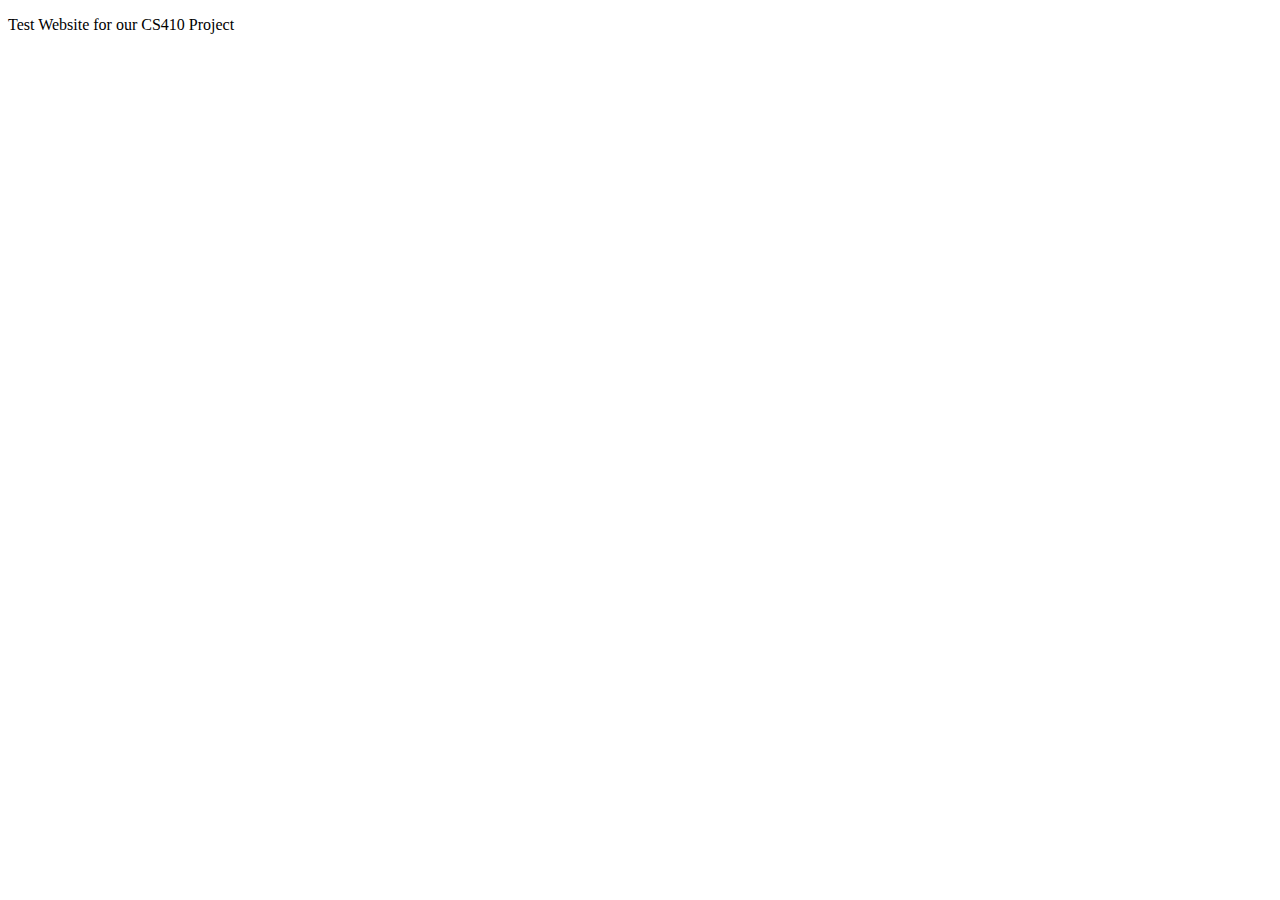
<file: project/index.html>
<!DOCTYPE html>
<html lang="en">
<head>
    <meta charset="UTF-8">
    <meta name="viewport" content="width=device-width, initial-scale=1.0">
    <title>CS410 Project</title>
</head>
<body>
    <p>Test Website for our CS410 Project</p>
</body>
</html>
</file>
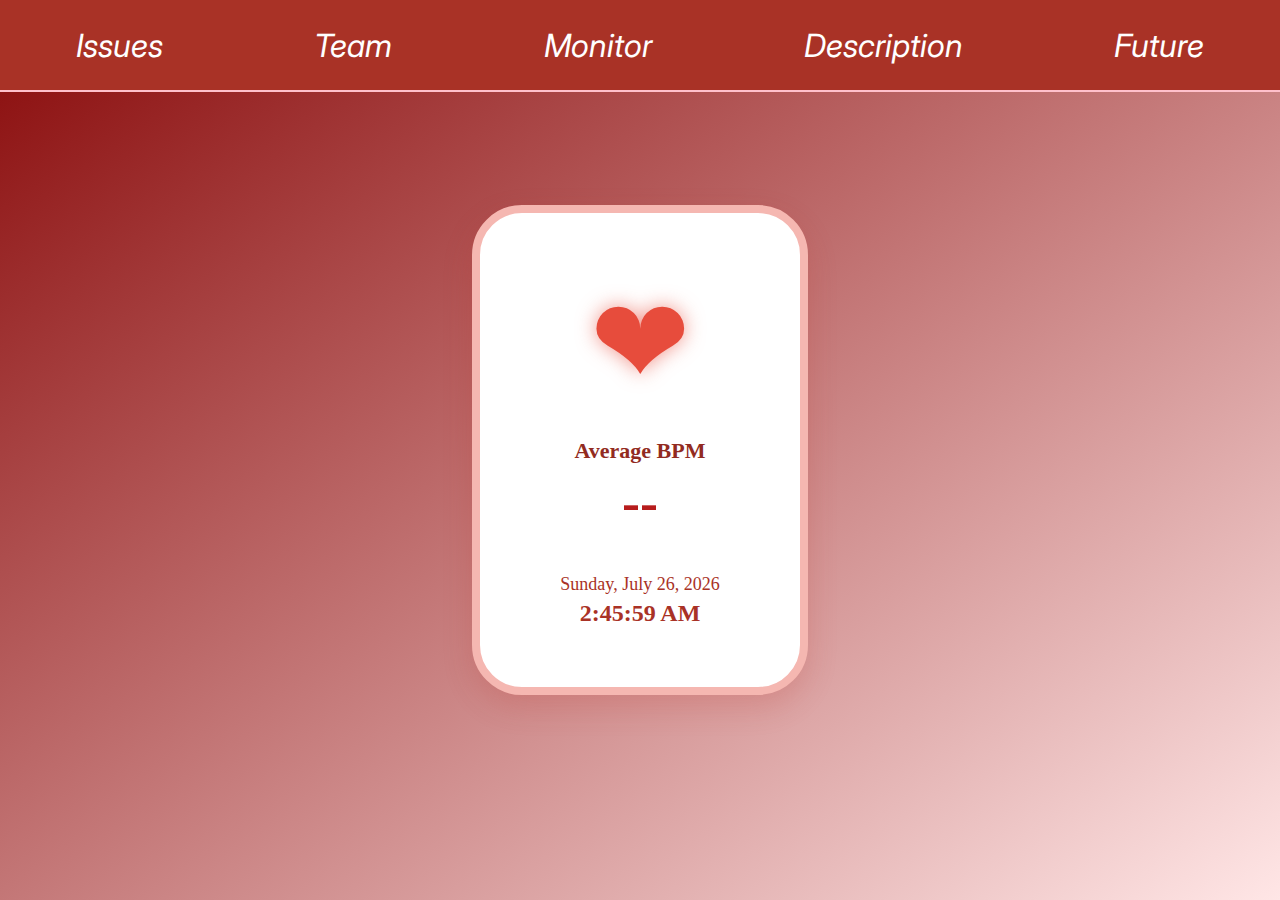
<file: project/static_website/index.html>
<!DOCTYPE html>
<html lang="en">
<head>
  <meta charset="UTF-8">
  <title>Heart Rate Display</title>
  <link rel="stylesheet" href="style.css">
</head>
<body>
  <div class="nav-bar">
      <ul>
        <li><a href="issues.html"> Issues </a></li>
        <li><a href="team.html"> Team </a></li>
        <li><a href=index.html> Monitor </a></li>
        <li><a href="description.html"> Description</a> </li>
        <li><a href="future.html"> Future </a></li>
      </ul>
  </div>
  <div class="container">
    <div class="heart">&#10084;</div>
    <div class="bpm-label">Average BPM</div>
    <div class="bpm-value" id="bpm">--</div>

    <div class="datetime">
      <div id="date">--</div>
      <div id="time">--:--:--</div>
    </div>
  </div>

  <script src="clock.js"></script>
  
  <script>
    // Function to update the date and time every second
    async function updateBPM() {
      try {
        // Fetch the BPM data from the server
        const response = await fetch('http://127.0.0.1:5000/bpm');

        // Check if the response is ok
        const data = await response.json();

        // Update the BPM value in the HTML
        document.getElementById('bpm').textContent = data.bpm;
      } catch (err) {
        // Handle any errors that occur during the fetch
        console.error("Failed to fetch BPM:", err);
      }
    }
  
    setInterval(updateBPM, 9000); // Update every 9 seconds
  </script>
  
</body>
</html>
</file>
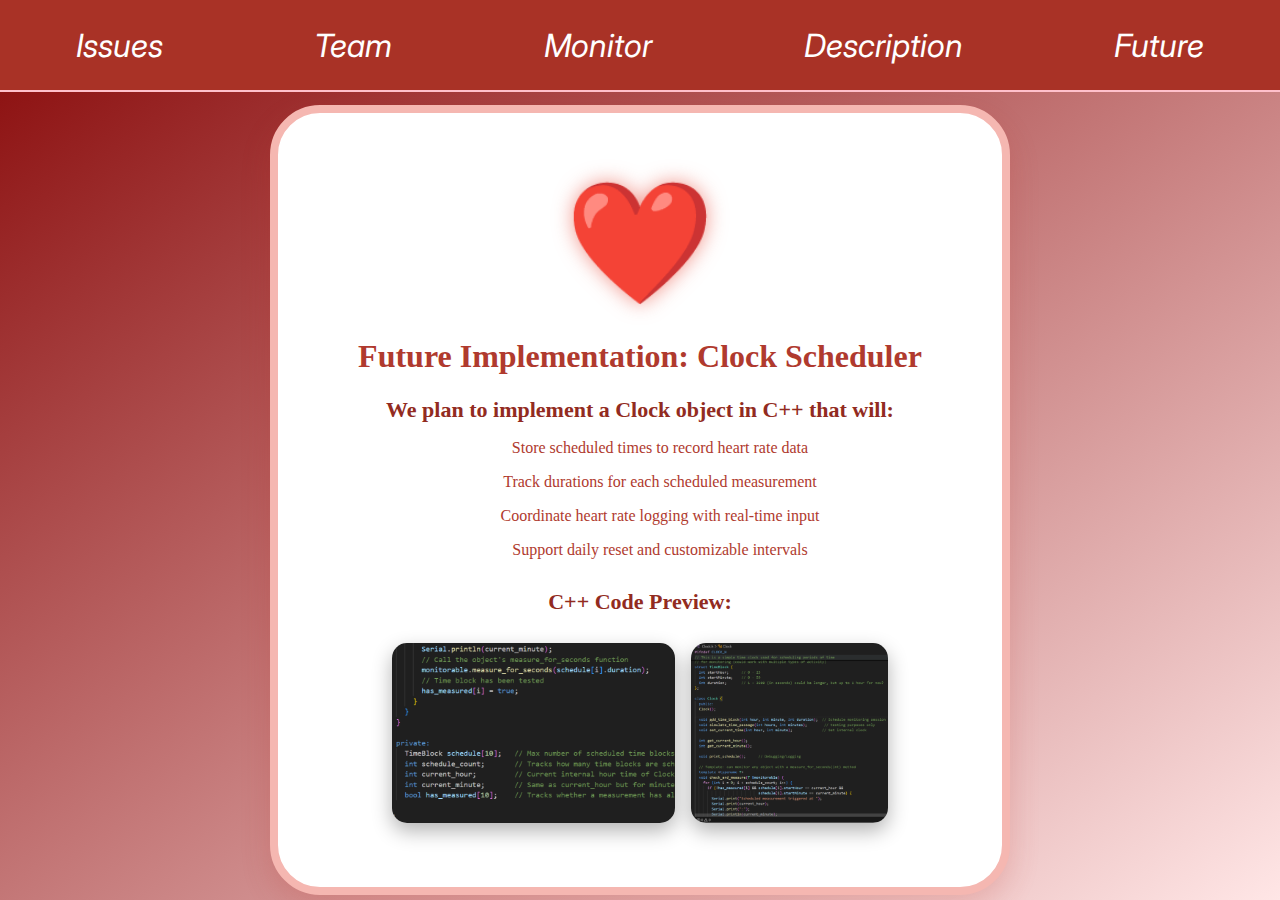
<file: project/static_website/future.html>
<!DOCTYPE html>
<html lang="en">
<head>
    <meta charset="UTF-8">
    <meta name="viewport" content="width=device-width, initial-scale=1.0">
    <title>Future Plans</title>
    <link rel="stylesheet" href="style.css">
</head>
<body>
    <!-- Navigation Bar -->
    <div class="nav-bar">
        <ul>
            <li><a href="issues.html"> Issues </a></li>
            <li><a href="team.html"> Team </a></li>
            <li><a href="index.html"> Monitor </a></li>
            <li><a href="description.html"> Description</a> </li>
            <li><a href="future.html"> Future </a></li>
        </ul>
    </div>

    <!-- Main Content -->
    <div class="container" style="margin-top: 100px;">
        <div class="heart">❤️</div>
        <h1>Future Implementation: Clock Scheduler</h1>
        <p class="bpm-label">We plan to implement a <strong>Clock</strong> object in C++ that will:</p>
        <ul class="feature-list">
            <p>Store scheduled times to record heart rate data</p>
            <p>Track durations for each scheduled measurement</p>
            <p>Coordinate heart rate logging with real-time input</p>
            <p>Support daily reset and customizable intervals</p>
        </ul>

        <p class="bpm-label" style="margin-top: 30px;">C++ Code Preview:</p>
        <img src="images/clock_code1.png" alt="Clock C++ Code Screenshot"
             style="width: auto; height: 180px; border-radius: 15px; box-shadow: 0 8px 20px rgba(0,0,0,0.3); margin-top: 20px; margin-right: 12px;">
        <img src="images/clock_code2.png" alt="Clock C++ Code Screenshot"
             style="width: auto; height: 180px; border-radius: 15px; box-shadow: 0 8px 20px rgba(0,0,0,0.3); margin-top: 20px;">
        <style>
            img:hover {
                transform: scale(2);
                transition: transform 0.3s ease;
            }
        </style>
    </div>
</body>
</html>
</file>
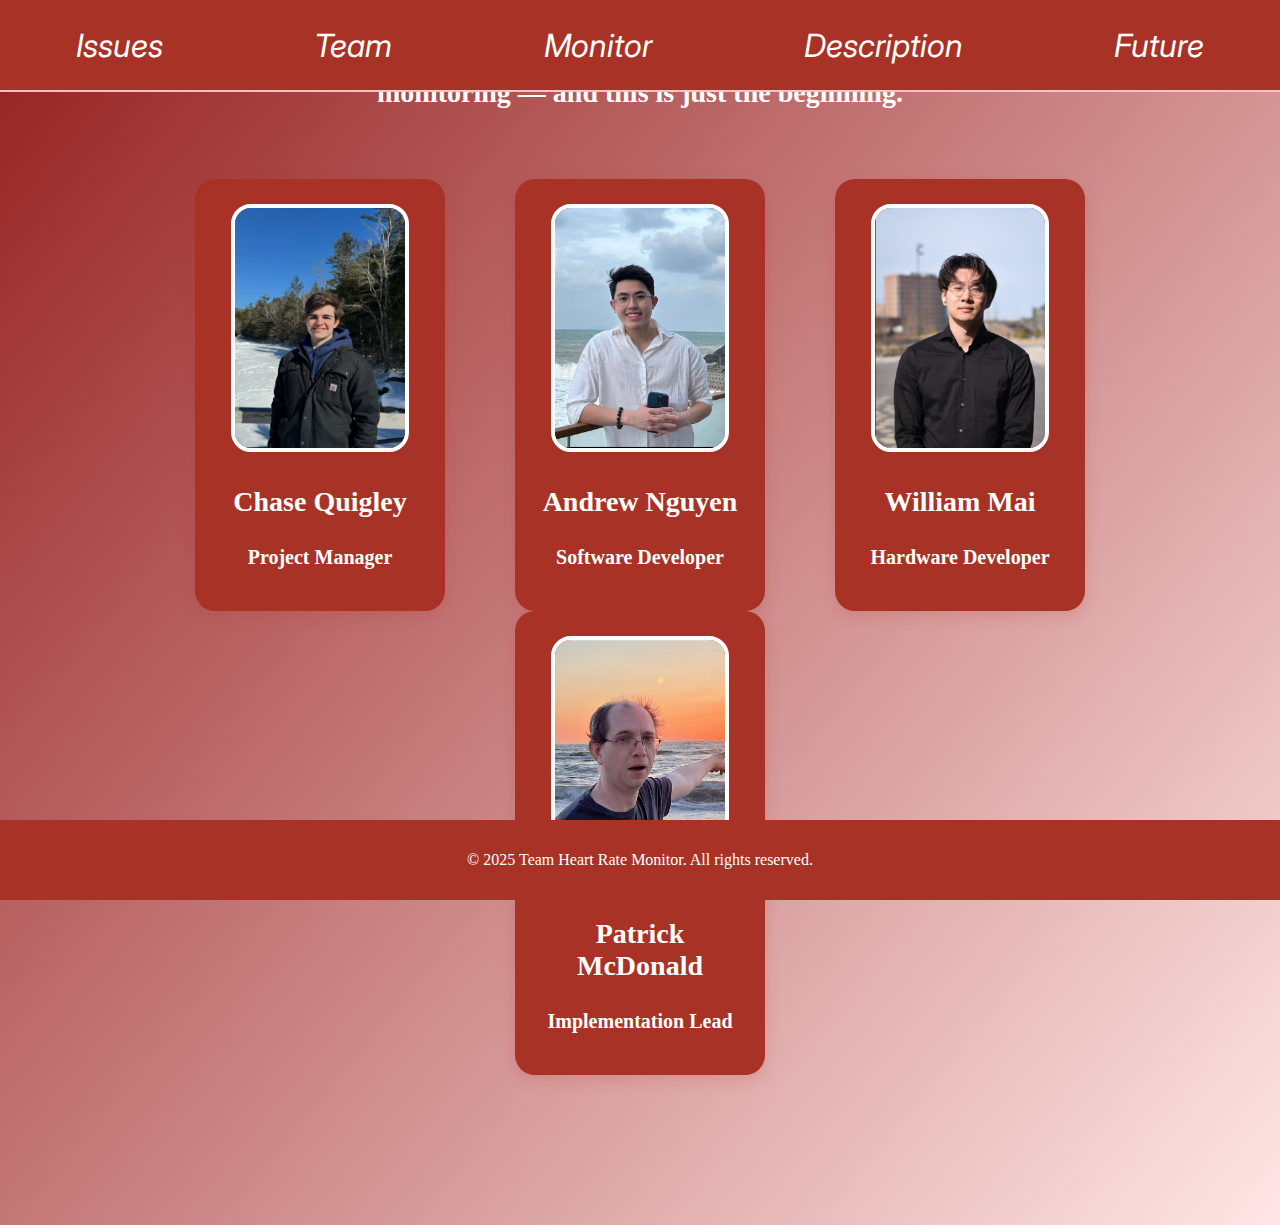
<file: project/static_website/team.html>
<!DOCTYPE html>
<html lang="en">
<head>
    <meta charset="UTF-8">
    <meta name="viewport" content="width=device-width, initial-scale=1.0">
    <title>About Us</title>
    <link rel="stylesheet" href="style.css"> <!-- shared/global styles -->
    <link rel="stylesheet" href="team-style.css"> <!-- team-specific styles -->
</head>
<body id="team-page">
    <div class="nav-bar">
        <ul>
            <li><a href="issues.html"> Issues </a></li>
            <li><a href="team.html"> Team </a></li>
            <li><a href="index.html"> Monitor </a></li>
            <li><a href="description.html"> Description</a></li>
            <li><a href="future.html"> Future </a></li>
        </ul>
    </div>

    <section id="team">
        <p>
            Hey there! We are Chase, Andrew, William, and Patrick — a dedicated team of developers passionate about creating impactful 
            solutions through technology. This project represents the intersection of our technical skills and a shared interest in 
            health-focused innovation. With careful collaboration and attention to detail, we've developed a functional heart rate 
            monitor designed to be intuitive, reliable, and user-centered. Our goal is to contribute to smarter, more accessible health 
            monitoring — and this is just the beginning.
        </p>

        <div class="team-container">
            <div class="team-member">
                <a href="https://github.com/ChaseQ9" target="_blank" rel="noopener">
                    <img src="images/chase.jpg" alt="Chase Quigley">
                </a>
                <h3>Chase Quigley</h3>
                <h2>Project Manager</h2>
            </div>
            <div class="team-member">
                <a href="https://github.com/andrewin1311" target="_blank" rel="noopener">
                    <img src="images/andrew.jpg" alt="Andrew Nguyen">
                </a>
                <h3>Andrew Nguyen</h3>
                <h2>Software Developer</h2>
            </div>
            <div class="team-member">
                <a href="https://github.com/wmai0417" target="_blank" rel="noopener">
                    <img src="images/wmai.png" alt="William Mai">
                </a>
                <h3>William Mai</h3>
                <h2>Hardware Developer</h2>
            </div>
            <div class="team-member">
                <a href="https://github.com/mrmediocre83" target="_blank" rel="noopener">
                    <img src="images/patrick.PNG" alt="Patrick McDonald">
                </a>
                <h3>Patrick McDonald</h3>
                <h2>Implementation Lead</h2>
            </div>
        </div>
    </section>

    <footer>
        <p>&copy; 2025 Team Heart Rate Monitor. All rights reserved.</p>
    </footer>
</body>
</html>
</file>
<file: project/static_website/style.css>
@import url('https://fonts.googleapis.com/css2?family=Inter:ital,opsz,wght@0,14..32,100..900;1,14..32,100..900&family=Open+Sans:ital,wght@0,300..800;1,300..800&family=Raleway:ital,wght@0,100..900;1,100..900&display=swap');

/* Base styling */
body {
  margin: 0;
  background: linear-gradient(to bottom right, rgb(136, 8, 8), #ffe6e6); /* Gradient background */
  font-family: Garamond, serif;
  color: #b03a2e;
  display: flex; /* Flexbox for centering */
  justify-content: center;
  align-items: center;
  height: 100vh;
}

/* Container block */
.container {
  text-align: center;
  background-color: #fff;
  padding: 60px 80px; /* Padding around the content */
  border-radius: 50px; /* Rounded corners */
  box-shadow: 0 12px 30px rgba(192, 57, 43, 0.2); /* Shadow effect */
  border: 8px solid #f5b7b1;
}


/* Heart icon */
.heart {
  font-size: 120px;
  color: #e74c3c;
  margin-bottom: 25px; /* Space between heart and text */
  animation: pulse 1s infinite ease-in-out;
  text-shadow: 0 0 20px rgba(231, 76, 60, 0.6); /* Glowing effect */
}

/* BPM text */
.bpm-label {
  font-size: 22px;
  font-weight: bold;
  margin-bottom: 8px;
  color: #922b21;
}

.bpm-value {
  font-size: 54px;
  font-weight: 700;
  color: #b71c1c;
  transition: transform 0.2s ease;
}

.bpm-value:hover {
  transform: scale(1.05);
}

/* Date & Time */
.datetime {
  margin-top: 40px;
  font-size: 18px;
  color: #a93226;
}

#time {
  font-size: 24px;
  font-weight: bold;
  margin-top: 5px;
}

/* Pulse animation */
@keyframes pulse {
  0%   { transform: scale(1); }
  50%  { transform: scale(1.12); }
  100% { transform: scale(1); }
}

.nav-bar {
  background-color: #a93226;
  position: fixed;
  top: 0px;
  width: 100%;
  height: 10%;
  border-bottom: 2px solid pink;
}

.nav-bar ul {
  display: flex;
  justify-content: space-around;
  align-items: center;
  height: 100%;
  margin: 0;
  padding: 0;
}
.nav-bar li {
  color: white;
  font-style: italic;
  list-style: none;
  font-size: 2rem;
  padding: 5%;
  font-family: "Inter", sans-serif;
}

.nav-bar li:hover {
  transform: scale(1.1);
  transition: transform 0.2s ease-in-out;
}
a:visited {
  text-decoration: none;
  color: white;
}

a:link {
  text-decoration: none;
  color: white;
}
</file>
<file: project/static_website/team-style.css>
/* CSS for the Team Page */

body {
  font-family: Garamond, serif;
}

/* Apply styles only for the Team section within the #team-page */
#team-page #team {
    text-align: center;
    padding: 150px 160px; /* Padding around the content */
    background: linear-gradient(to bottom right, rgb(136, 8, 8), #ffe6e6); /* Gradient background */
    width: 100%;
    margin: 0;
  }
  
  #team-page #team p {
    font-size: 28px;
    color: #fff;
    font-weight: bold;
    margin-bottom: 70px;
    padding-left: 5%;
    padding-right: 5%;
  }
  
  #team-page .team-container {
    display: flex;
    justify-content: space-around;
    flex-wrap: wrap;
  }
  
  #team-page .team-member {
    background-color: #a93226;
    width: 200px;
    padding: 25px;
    border-radius: 20px;
    box-shadow: 0 5px 15px rgba(176, 58, 46, 0.2);
    transition: transform 0.2s ease-in-out;
  }
  
  #team-page .team-member:hover {
    transform: scale(1.2);
  }
  
  #team-page .team-member img {
    width: 170px;
    height: 240px;
    object-fit: cover;
    border-radius: 20px;
    border: 4px solid white;
  }
  
  #team-page .team-member h3 {
    font-size: 28px;
    margin-top: 30px;
    color: white;
  }
  
  #team-page footer {
    background-color: #a93226;
    color: white;
    text-align: center;
    padding: 15px;
    position: fixed;
    bottom: 0;
    width: 100%;
  }

  .team-member h2 {
    color: white;
    font-size: 20px;
  }

  .team-member img {
    height: 50%;
  }
</file>
